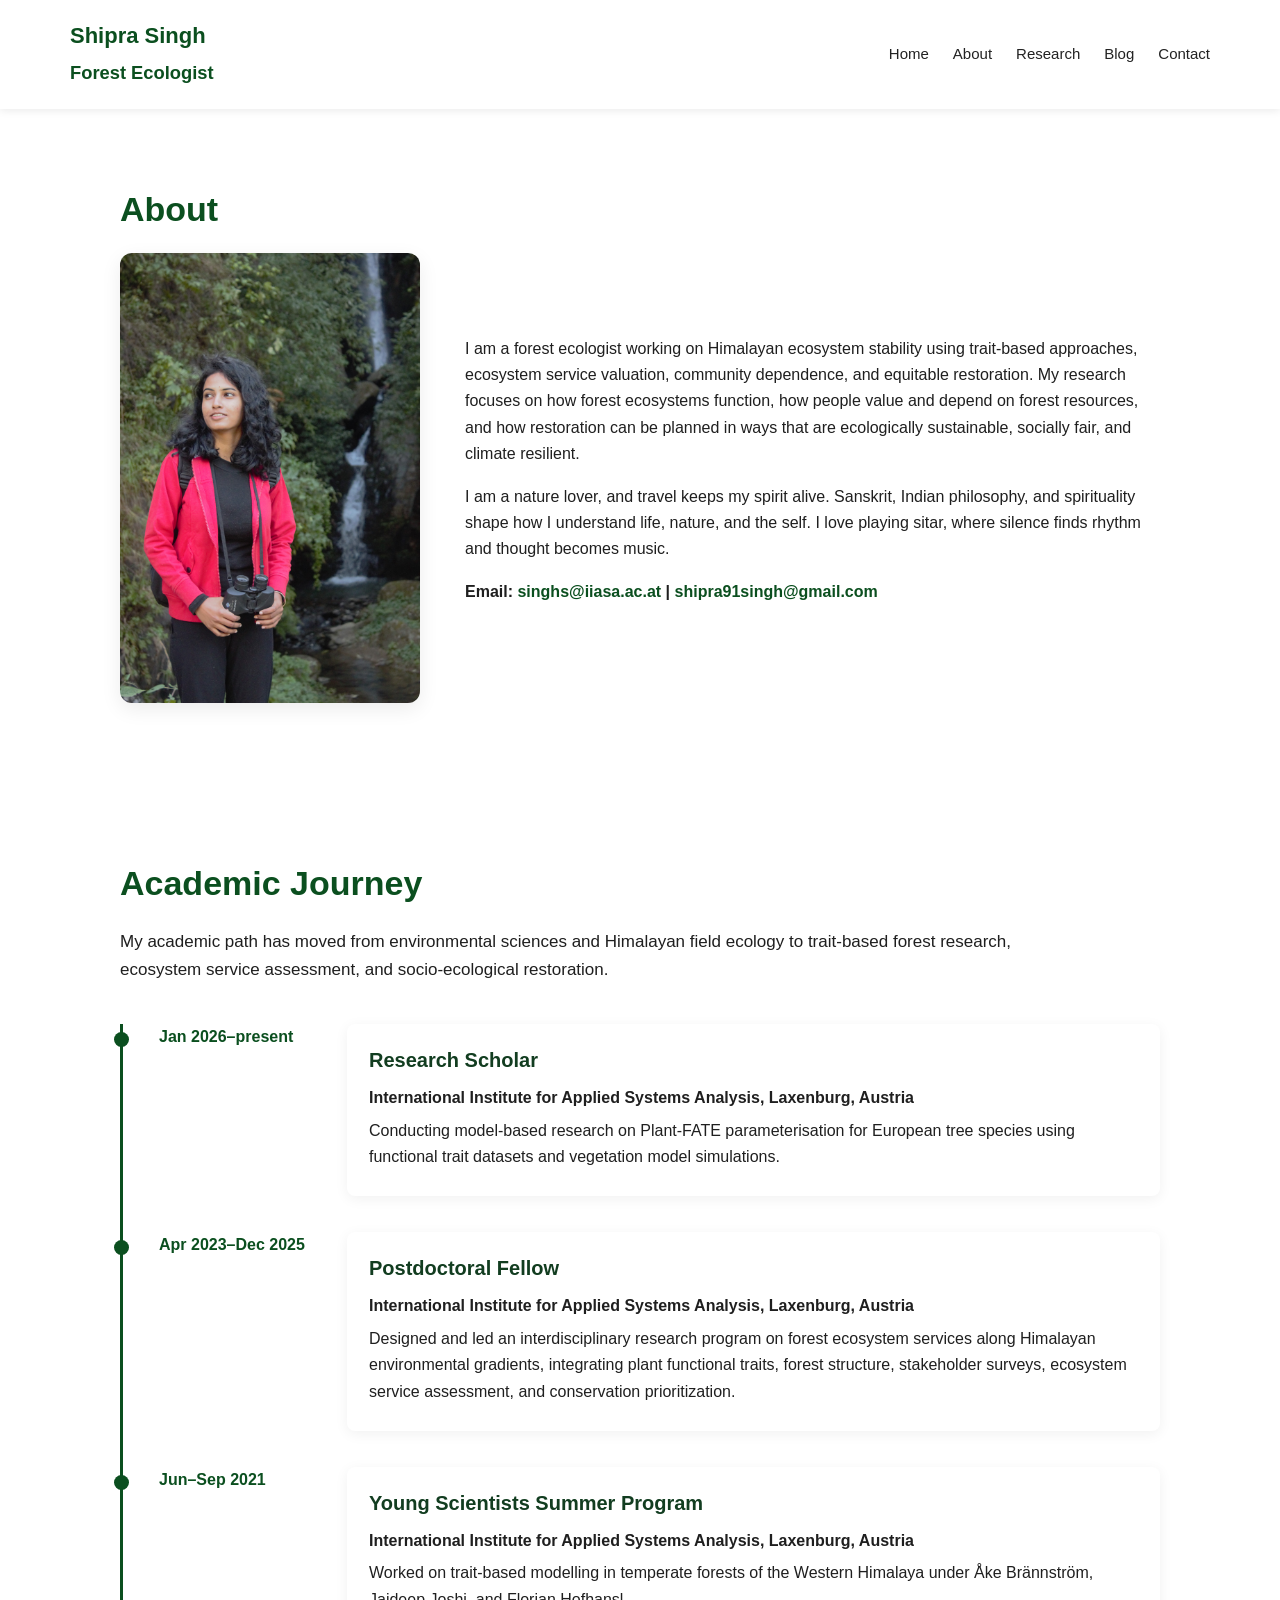
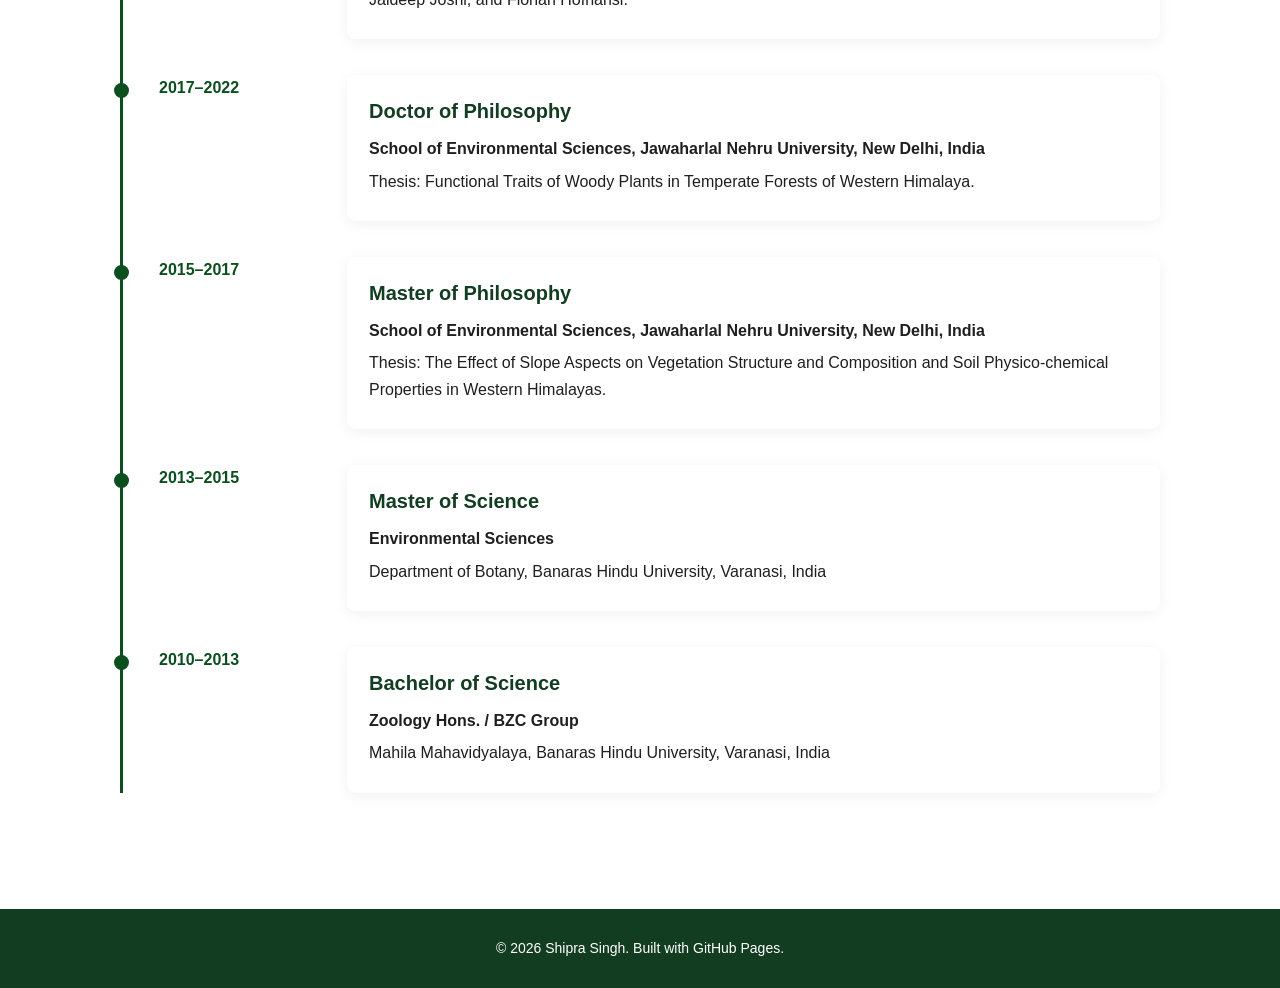
<file: about.html>
<!DOCTYPE html>
<html lang="en">
<head>
  <meta charset="UTF-8">
  <meta name="viewport" content="width=device-width, initial-scale=1.0">

  <title>About | Shipra Singh</title>

  <link rel="stylesheet" href="style.css">
</head>

<body>

  <header>
    <div class="nav-container">
      <a href="index.html" class="logo">
        Shipra Singh
        <br>
        <small>Forest Ecologist</small>
      </a>

      <nav>
        <a href="index.html">Home</a>
        <a href="about.html">About</a>
        <a href="research.html">Research</a>
        <a href="blog.html">Blog</a>
        <a href="contact.html">Contact</a>
      </nav>
    </div>
  </header>

  <main>

    <section class="page-section">
      <h1>About</h1>

      <div class="about-wrapper">
        <img src="profile.jpg" alt="Shipra Singh during fieldwork" class="profile-photo">

        <div class="about-text">
          <p>
            I am a forest ecologist working on Himalayan ecosystem stability using trait-based
            approaches, ecosystem service valuation, community dependence, and equitable restoration.
            My research focuses on how forest ecosystems function, how people value and depend on
            forest resources, and how restoration can be planned in ways that are ecologically
            sustainable, socially fair, and climate resilient.
          </p>

          <p>
            I am a nature lover, and travel keeps my spirit alive. Sanskrit, Indian philosophy,
            and spirituality shape how I understand life, nature, and the self.
            I love playing sitar, where silence finds rhythm and thought becomes music.
          </p>

          <p class="contact-mini">
            <strong>Email:</strong>
            <a href="mailto:singhs@iiasa.ac.at">singhs@iiasa.ac.at</a> |
            <a href="mailto:shipra91singh@gmail.com">shipra91singh@gmail.com</a>
          </p>
        </div>
      </div>
    </section>

<section>
  <h2>Academic Journey</h2>

  <p class="section-intro">
    My academic path has moved from environmental sciences and Himalayan field ecology
    to trait-based forest research, ecosystem service assessment, and socio-ecological restoration.
  </p>

  <div class="timeline">

    <div class="timeline-item">
      <div class="timeline-date">Jan 2026–present</div>
      <div class="timeline-content">
        <h3>Research Scholar</h3>
        <p><strong>International Institute for Applied Systems Analysis, Laxenburg, Austria</strong></p>
        <p>
          Conducting model-based research on Plant-FATE parameterisation for European tree species
          using functional trait datasets and vegetation model simulations.
        </p>
      </div>
    </div>

    <div class="timeline-item">
      <div class="timeline-date">Apr 2023–Dec 2025</div>
      <div class="timeline-content">
        <h3>Postdoctoral Fellow</h3>
        <p><strong>International Institute for Applied Systems Analysis, Laxenburg, Austria</strong></p>
        <p>
          Designed and led an interdisciplinary research program on forest ecosystem services
          along Himalayan environmental gradients, integrating plant functional traits, forest structure,
          stakeholder surveys, ecosystem service assessment, and conservation prioritization.
        </p>
      </div>
    </div>

    <div class="timeline-item">
      <div class="timeline-date">Jun–Sep 2021</div>
      <div class="timeline-content">
        <h3>Young Scientists Summer Program</h3>
        <p><strong>International Institute for Applied Systems Analysis, Laxenburg, Austria</strong></p>
        <p>
          Worked on trait-based modelling in temperate forests of the Western Himalaya under
          Åke Brännström, Jaideep Joshi, and Florian Hofhansl.
        </p>
      </div>
    </div>

    <div class="timeline-item">
      <div class="timeline-date">2017–2022</div>
      <div class="timeline-content">
        <h3>Doctor of Philosophy</h3>
        <p><strong>School of Environmental Sciences, Jawaharlal Nehru University, New Delhi, India</strong></p>
        <p>
          Thesis: Functional Traits of Woody Plants in Temperate Forests of Western Himalaya.
        </p>
      </div>
    </div>

    <div class="timeline-item">
      <div class="timeline-date">2015–2017</div>
      <div class="timeline-content">
        <h3>Master of Philosophy</h3>
        <p><strong>School of Environmental Sciences, Jawaharlal Nehru University, New Delhi, India</strong></p>
        <p>
          Thesis: The Effect of Slope Aspects on Vegetation Structure and Composition and
          Soil Physico-chemical Properties in Western Himalayas.
        </p>
      </div>
    </div>

    <div class="timeline-item">
      <div class="timeline-date">2013–2015</div>
      <div class="timeline-content">
        <h3>Master of Science</h3>
        <p><strong>Environmental Sciences</strong></p>
        <p>Department of Botany, Banaras Hindu University, Varanasi, India</p>
      </div>
    </div>

    <div class="timeline-item">
      <div class="timeline-date">2010–2013</div>
      <div class="timeline-content">
        <h3>Bachelor of Science</h3>
        <p><strong>Zoology Hons. / BZC Group</strong></p>
        <p>Mahila Mahavidyalaya, Banaras Hindu University, Varanasi, India</p>
      </div>
    </div>

  </div>
</section>
<footer>
  © 2026 Shipra Singh. Built with GitHub Pages.
</footer>
</file>
<file: style.css>
:root {
  --green-dark: #0b4f1f;
  --green: #1b8f2e;
  --green-soft: #eaf5ec;
  --text: #1f1f1f;
  --muted: #666666;
  --light: #f7f9f7;
  --border: #d9e5dc;
  --shadow: 0 6px 20px rgba(0, 0, 0, 0.08);
}

* {
  box-sizing: border-box;
}

html {
  scroll-behavior: smooth;
}

body {
  margin: 0;
  font-family: Arial, Helvetica, sans-serif;
  color: var(--text);
  background: #ffffff;
  line-height: 1.65;
}

header {
  position: sticky;
  top: 0;
  z-index: 1000;
  background: rgba(255, 255, 255, 0.96);
  box-shadow: 0 2px 8px rgba(0, 0, 0, 0.08);
}

.hero {
  max-width: none;
  width: 100%;
  min-height: calc(100vh - 76px);
  margin: 0;
  padding: 0;
}

.hero h1 {
  color: white;
}

.hero p {
  color: white;
}

.nav-container {
  max-width: 1200px;
  margin: 0 auto;
  padding: 18px 30px;
  display: flex;
  justify-content: space-between;
  align-items: center;
  gap: 20px;
}

.logo {
  font-size: 22px;
  font-weight: 800;
  color: var(--green-dark);
  text-decoration: none;
  white-space: nowrap;
}

nav {
  display: flex;
  gap: 24px;
  flex-wrap: wrap;
  justify-content: flex-end;
}

nav a {
  color: #222222;
  text-decoration: none;
  font-size: 15px;
  font-weight: 500;
}

nav a:hover {
  color: var(--green);
}

.hero {
  min-height: 82vh;
  display: flex;
  align-items: center;
  background:
    linear-gradient(rgba(0, 0, 0, 0.28), rgba(0, 0, 0, 0.28)),
    url("background.jpg");
  background-size: cover;
  background-position: center;
  color: white;
}

.hero-content {
  max-width: 1050px;
  margin: 0 auto;
  padding: 80px 30px;
}

.hero-label {
  color: #58e36d;
  font-size: 24px;
  font-weight: 800;
  margin-bottom: 18px;
}

.hero h1 {
  max-width: 760px;
  font-size: 48px;
  line-height: 1.15;
  margin: 0 0 24px;
  font-weight: 900;
}

.hero p {
  max-width: 760px;
  font-size: 18px;
  font-weight: 600;
  margin-bottom: 30px;
}

.button-row {
  display: flex;
  gap: 14px;
  flex-wrap: wrap;
}

.button {
  display: inline-block;
  padding: 12px 18px;
  border-radius: 4px;
  text-decoration: none;
  font-weight: 700;
  font-size: 15px;
}

.button-primary {
  background: var(--green);
  color: white;
}

.button-primary:hover {
  background: #146b22;
}

.button-secondary {
  background: rgba(255, 255, 255, 0.92);
  color: var(--green-dark);
}

.button-secondary:hover {
  background: white;
}

section {
  max-width: 1100px;
  margin: 0 auto;
  padding: 80px 30px;
}

section h1,
section h2 {
  color: var(--green-dark);
  font-size: 34px;
  margin: 0 0 24px;
  line-height: 1.2;
}

.section-intro {
  max-width: 900px;
  margin-bottom: 35px;
  font-size: 17px;
}

.page-section {
  min-height: 70vh;
}

.about-wrapper {
  display: grid;
  grid-template-columns: 300px 1fr;
  gap: 45px;
  align-items: center;
}

.profile-photo {
  width: 100%;
  border-radius: 12px;
  box-shadow: var(--shadow);
}

.about-text p {
  margin-top: 0;
  font-size: 16px;
}

.contact-mini {
  margin-top: 18px;
  font-size: 15px;
  font-weight: 700;
}

.contact-mini a {
  color: var(--green-dark);
  text-decoration: none;
}

.contact-mini a:hover {
  text-decoration: underline;
}

.timeline {
  margin-top: 40px;
  border-left: 3px solid var(--green-dark);
  padding-left: 36px;
}

.timeline-item {
  display: grid;
  grid-template-columns: 160px 1fr;
  gap: 28px;
  margin-bottom: 36px;
  position: relative;
}

.timeline-item::before {
  content: "";
  position: absolute;
  left: -45px;
  top: 8px;
  width: 15px;
  height: 15px;
  background: var(--green-dark);
  border-radius: 50%;
}

.timeline-date {
  font-weight: 800;
  color: var(--green-dark);
}

.timeline-content {
  background: white;
  padding: 20px 22px;
  border-radius: 8px;
  box-shadow: 0 3px 14px rgba(0, 0, 0, 0.06);
}

.timeline-content h3 {
  margin: 0 0 8px;
  color: #123d20;
  font-size: 20px;
}

.timeline-content p {
  margin: 6px 0;
}

.grid {
  display: grid;
  grid-template-columns: repeat(4, 1fr);
  gap: 22px;
}

.card {
  background: white;
  border: 1px solid var(--border);
  border-radius: 8px;
  padding: 20px;
  box-shadow: 0 3px 12px rgba(0, 0, 0, 0.04);
}

.card img {
  width: 100%;
  height: 170px;
  object-fit: cover;
  border-radius: 6px;
  margin-bottom: 15px;
}

.card h3 {
  color: var(--green-dark);
  margin: 0 0 10px;
  font-size: 20px;
  line-height: 1.35;
}

.card p {
  margin: 0;
  font-size: 15px;
}

.publication-list {
  margin-top: 30px;
}

.publication {
  padding: 22px 24px;
  margin-bottom: 20px;
  border-left: 5px solid var(--green-dark);
  background: #fafafa;
  border-radius: 6px;
  box-shadow: 0 2px 8px rgba(0, 0, 0, 0.06);
}

.publication h3 {
  margin: 0 0 10px;
  color: #123d20;
  font-size: 20px;
  line-height: 1.35;
}

.publication p {
  margin: 6px 0;
}

.publication a {
  display: inline-block;
  margin-top: 8px;
  color: white;
  background: var(--green);
  padding: 8px 14px;
  border-radius: 4px;
  text-decoration: none;
  font-weight: bold;
  font-size: 14px;
}

.publication a:hover {
  background: #146b22;
}

.event-list {
  display: grid;
  grid-template-columns: 1fr 1fr;
  gap: 18px;
  margin-top: 30px;
}

.event {
  background: white;
  padding: 20px 22px;
  border-radius: 8px;
  border: 1px solid var(--border);
}

.event h3 {
  margin: 0 0 8px;
  color: var(--green-dark);
  font-size: 18px;
}

.event p {
  margin: 5px 0;
}

.event-date {
  color: var(--muted);
  font-size: 14px;
  font-weight: 700;
}

.contact-box {
  background: var(--green-soft);
  border: 1px solid var(--border);
  border-radius: 10px;
  padding: 28px;
}

.contact-box p {
  margin: 8px 0;
}

.contact-box a {
  font-weight: 700;
  color: var(--green-dark);
  text-decoration: none;
}

.contact-box a:hover {
  text-decoration: underline;
}

footer {
  background: #123d20;
  color: white;
  text-align: center;
  padding: 28px 20px;
  font-size: 14px;
}

@media (max-width: 950px) {
  .grid {
    grid-template-columns: repeat(2, 1fr);
  }

  .about-wrapper {
    grid-template-columns: 1fr;
  }

  .profile-photo {
    max-width: 330px;
  }

  .event-list {
    grid-template-columns: 1fr;
  }
}

@media (max-width: 700px) {
  .nav-container {
    align-items: flex-start;
    flex-direction: column;
  }

  nav {
    justify-content: flex-start;
    gap: 14px;
  }

  .hero h1 {
    font-size: 36px;
  }

  .hero-label {
    font-size: 20px;
  }

  section {
    padding: 60px 22px;
  }

  .grid {
    grid-template-columns: 1fr;
  }

  .timeline-item {
    grid-template-columns: 1fr;
    gap: 8px;
  }
}

.blog-grid {
  display: grid;
  grid-template-columns: repeat(2, 1fr);
  gap: 30px;
  margin-top: 36px;
}

.blog-card {
  background: #ffffff;
  border: 1px solid var(--border);
  border-radius: 12px;
  overflow: hidden;
  box-shadow: var(--shadow);
  transition: 0.2s ease;
}

.blog-card:hover {
  transform: translateY(-4px);
}

.blog-card img {
  width: 100%;
  height: 260px;
  object-fit: cover;
  display: block;
}

.blog-content {
  padding: 24px;
}

.blog-meta {
  font-size: 14px;
  font-weight: 700;
  color: var(--green);
  margin-bottom: 10px;
}

.blog-content h3 {
  font-size: 24px;
  color: var(--green-dark);
  margin-bottom: 12px;
}

.blog-content p {
  font-size: 16px;
}

@media (max-width: 800px) {
  .blog-grid {
    grid-template-columns: 1fr;
  }

  .blog-card img {
    height: 220px;
  }
}

.copyright-note {
  margin-top: 40px;
  font-size: 14px;
  color: #555;
  border-top: 1px solid var(--border);
  padding-top: 16px;
}
</file>
